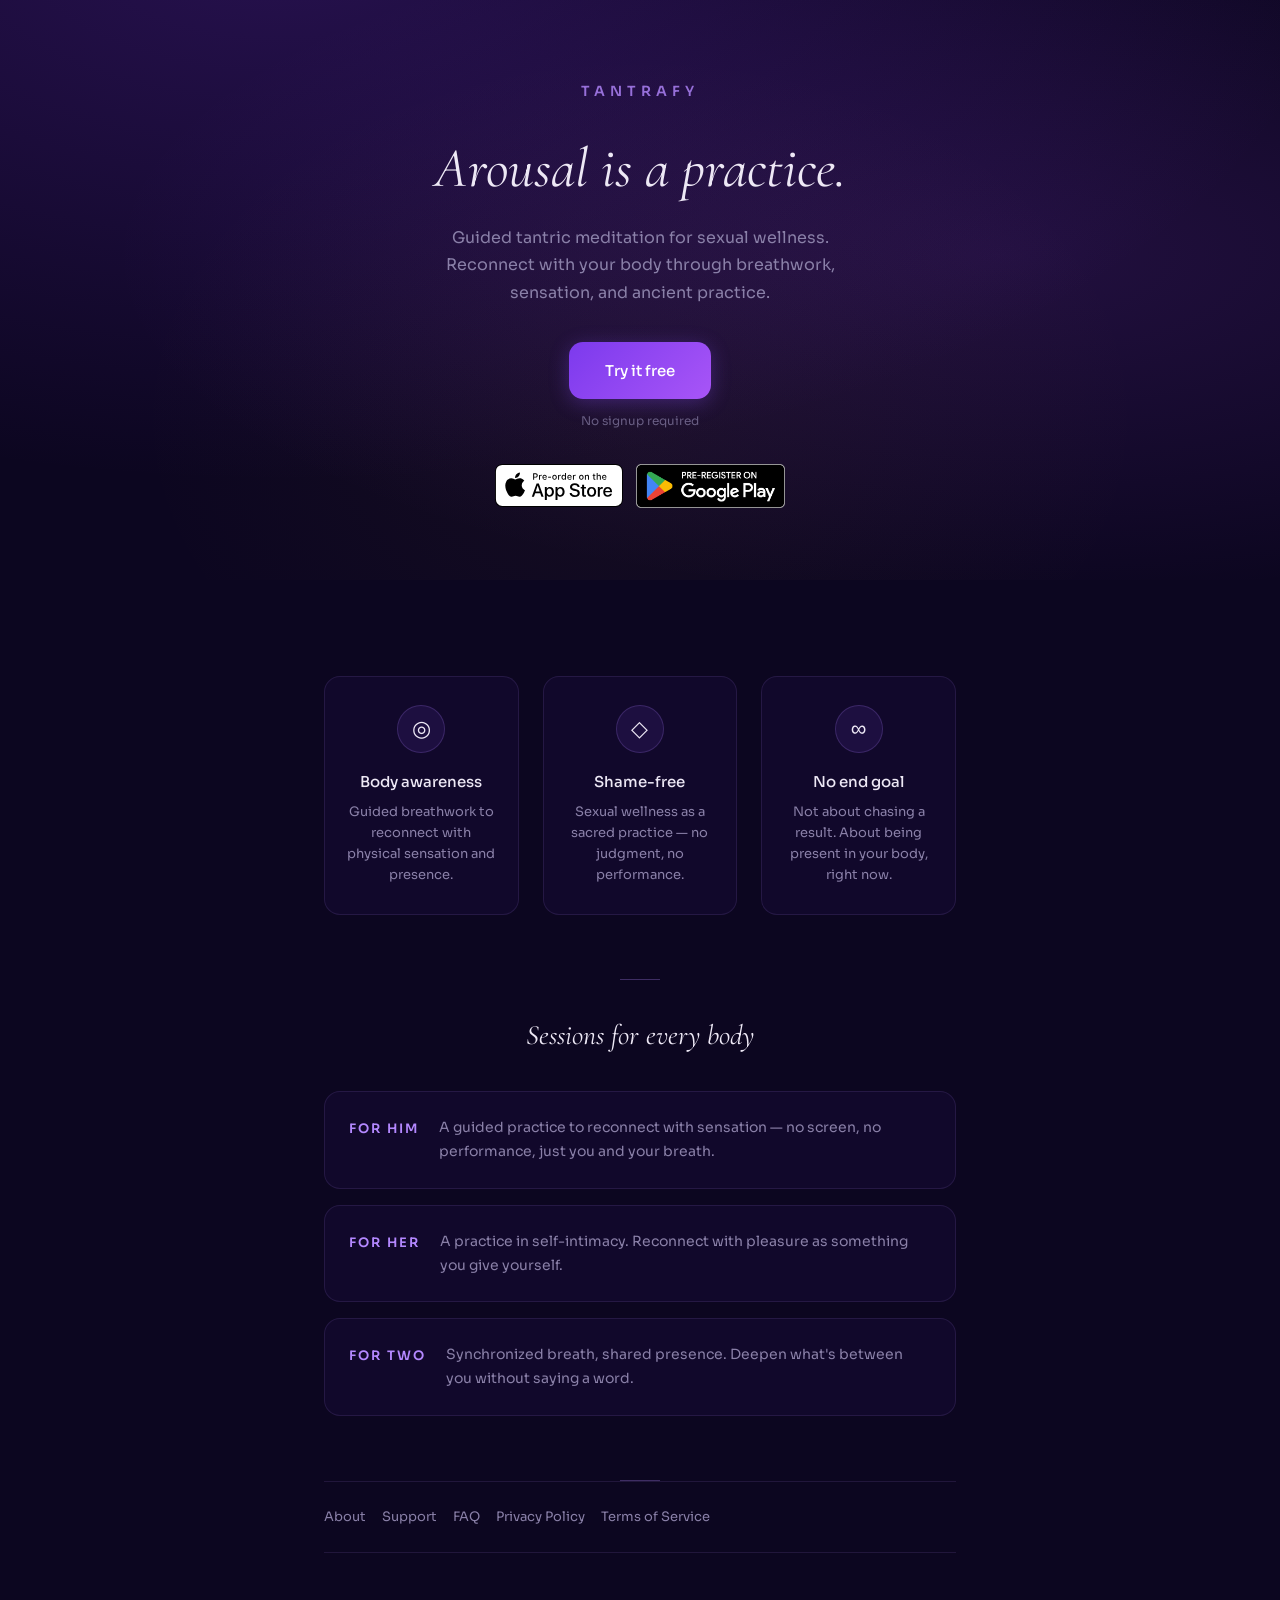
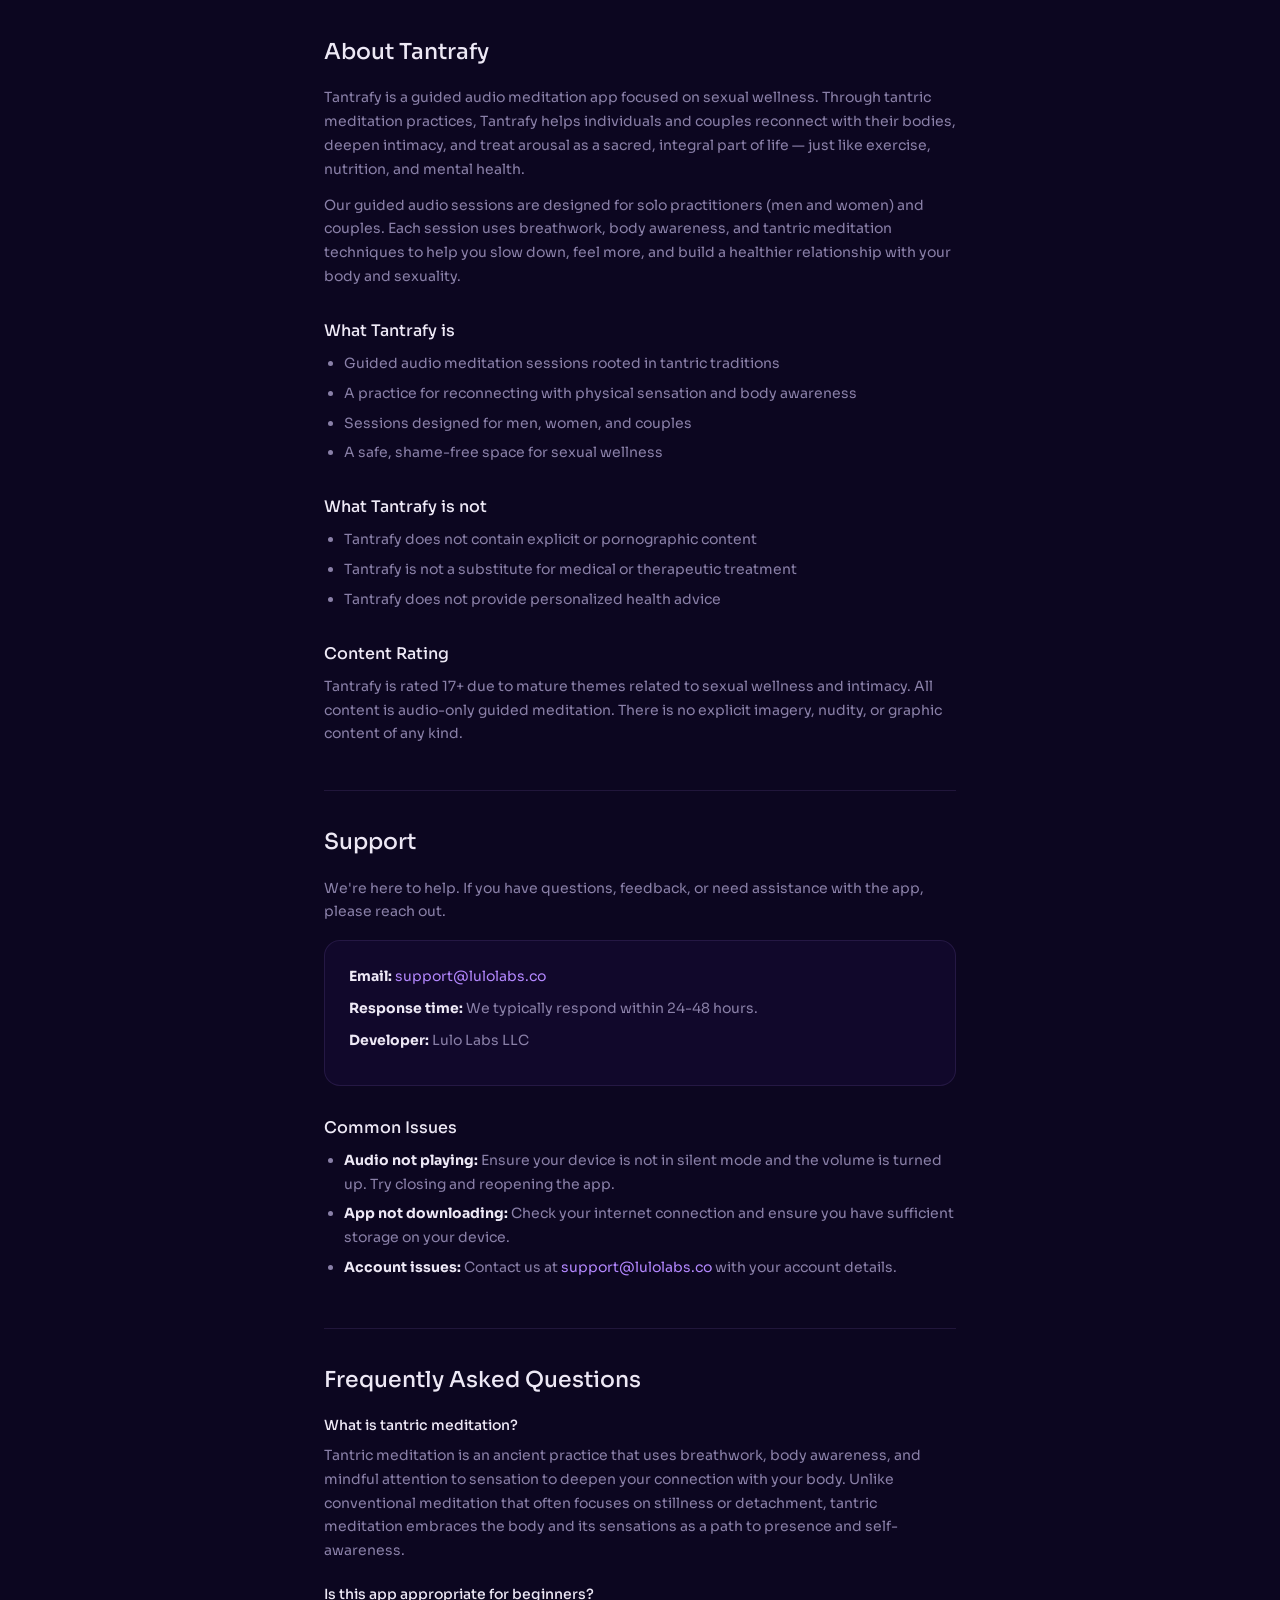
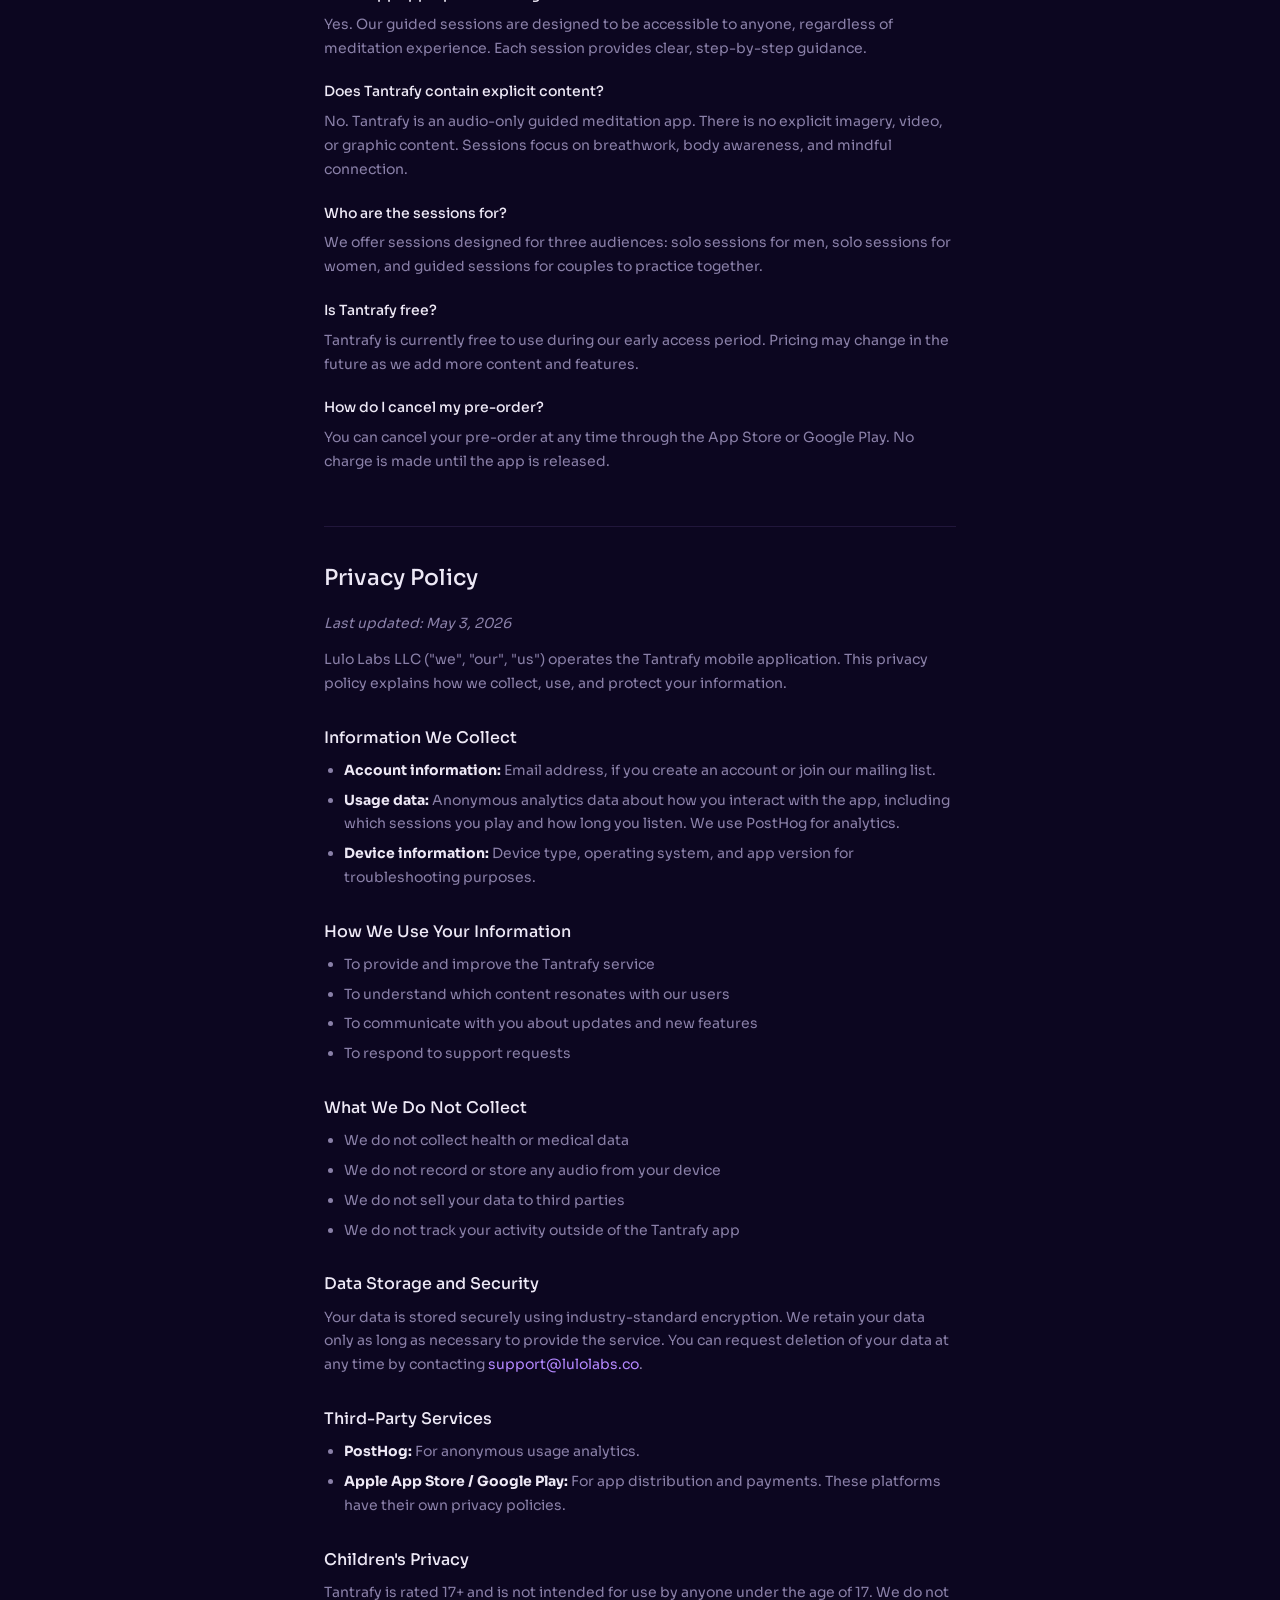
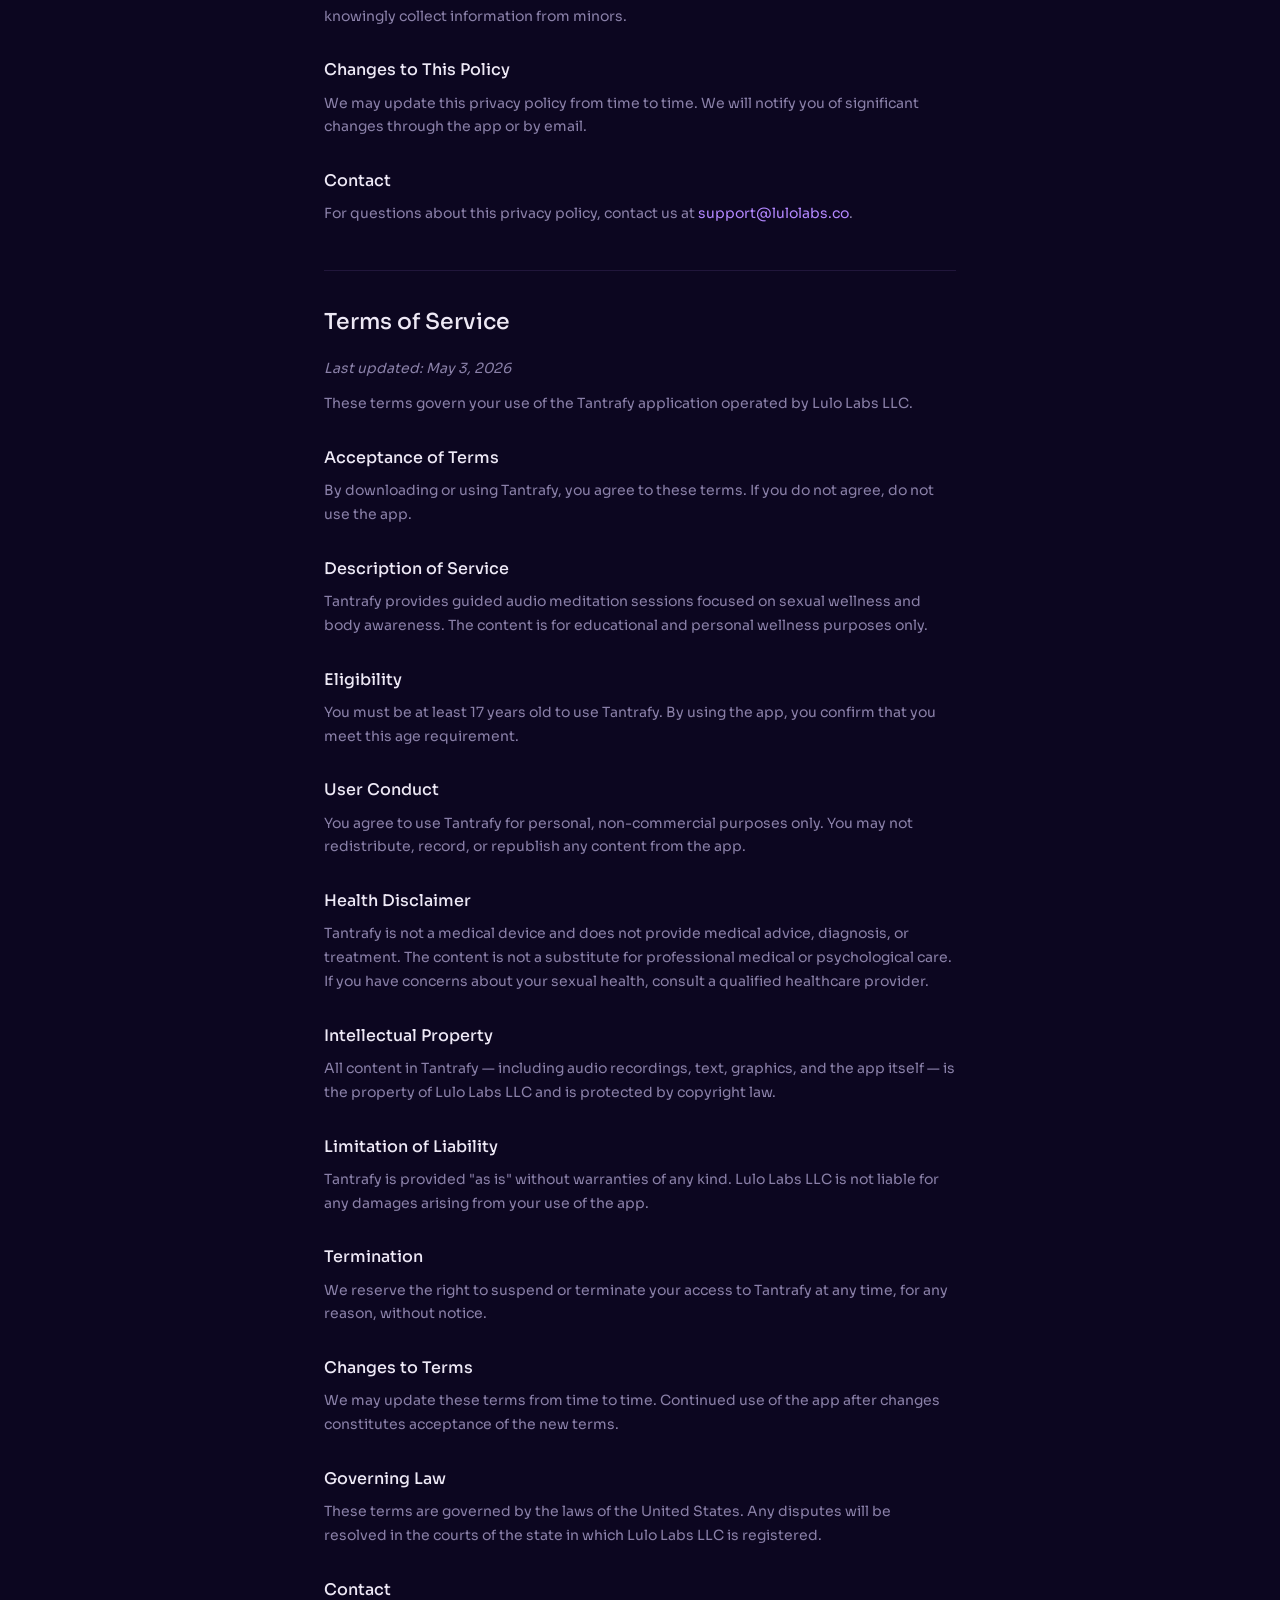
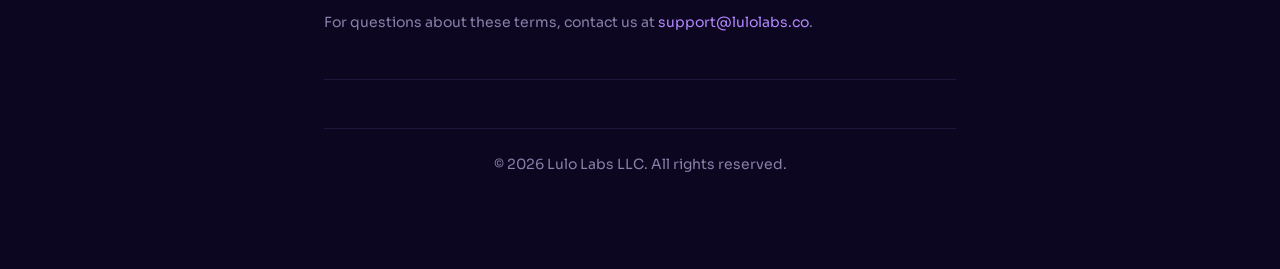
<file: tantrafy-marketing.html>
<!DOCTYPE html>
<html lang="en">
<head>
<meta charset="UTF-8">
<meta name="viewport" content="width=device-width, initial-scale=1.0">
<title>Tantrafy — Tantric Meditation for Sexual Wellness</title>
<meta name="description" content="Guided tantric meditation for sexual wellness. Reconnect with your body through breathwork and ancient practice. Free to try, no signup required.">
<link rel="icon" type="image/png" href="favicon.png">
<link href="https://fonts.googleapis.com/css2?family=Cormorant+Garamond:ital,wght@0,400;0,500;0,600;1,400&family=Sora:wght@300;400;500;600&display=swap" rel="stylesheet">
<style>
  * { margin: 0; padding: 0; box-sizing: border-box; }
  :root {
    --bg: #0c0620;
    --bg-card: rgba(60, 30, 120, 0.12);
    --border: rgba(180, 136, 255, 0.12);
    --text: #ede8f5;
    --text-muted: #8a80a8;
    --accent: #b488ff;
  }
  body {
    background: var(--bg);
    color: var(--text);
    font-family: 'Sora', sans-serif;
    line-height: 1.7;
    min-height: 100vh;
    overflow-x: hidden;
  }

  /* ── Hero ── */
  .hero {
    position: relative;
    padding: 80px 24px 64px;
    text-align: center;
    overflow: hidden;
  }
  .hero-bg {
    position: absolute;
    inset: 0;
    z-index: 0;
  }
  .hero-bg::before {
    content: '';
    position: absolute;
    top: -40%; left: -20%;
    width: 140%; height: 140%;
    background: radial-gradient(ellipse at 30% 20%, rgba(120, 50, 220, 0.25) 0%, transparent 60%),
                radial-gradient(ellipse at 70% 60%, rgba(160, 70, 240, 0.15) 0%, transparent 50%),
                radial-gradient(ellipse at 50% 80%, rgba(200, 150, 60, 0.05) 0%, transparent 40%);
  }
  .hero-content {
    position: relative;
    z-index: 1;
    max-width: 600px;
    margin: 0 auto;
  }
  .hero-wordmark {
    font-size: 14px;
    letter-spacing: 5px;
    color: var(--accent);
    font-weight: 600;
    text-transform: uppercase;
    margin-bottom: 32px;
    opacity: 0.8;
  }
  .hero-headline {
    font-family: 'Cormorant Garamond', serif;
    font-size: clamp(36px, 7vw, 56px);
    font-weight: 400;
    line-height: 1.15;
    margin-bottom: 24px;
    color: var(--text);
    font-style: italic;
  }
  .hero-sub {
    font-size: 16px;
    color: var(--text-muted);
    max-width: 440px;
    margin: 0 auto 36px;
    line-height: 1.7;
  }
  .hero-cta {
    display: inline-block;
    padding: 16px 36px;
    border-radius: 14px;
    background: linear-gradient(135deg, #7c3aed, #a855f7);
    color: white;
    font-size: 15px;
    font-weight: 500;
    text-decoration: none;
    font-family: 'Sora', sans-serif;
    transition: all 0.2s;
    box-shadow: 0 4px 20px rgba(140, 80, 255, 0.3);
  }
  .hero-cta:hover { transform: translateY(-2px); box-shadow: 0 6px 30px rgba(140, 80, 255, 0.4); text-decoration: none; }
  .hero-note {
    font-size: 12px;
    color: var(--text-muted);
    margin-top: 12px;
    opacity: 0.7;
  }
  .hero-badges {
    display: flex;
    justify-content: center;
    gap: 12px;
    margin-top: 32px;
    flex-wrap: wrap;
  }
  .hero-badges img { height: 44px; transition: opacity 0.2s; }
  .hero-badges a:hover img { opacity: 0.85; }

  /* ── Value Props ── */
  .value-section {
    max-width: 680px;
    margin: 0 auto;
    padding: 64px 24px;
  }
  .value-grid {
    display: grid;
    grid-template-columns: 1fr 1fr 1fr;
    gap: 24px;
    margin-top: 32px;
  }
  @media (max-width: 600px) {
    .value-grid { grid-template-columns: 1fr; }
  }
  .value-card {
    background: var(--bg-card);
    border: 1px solid var(--border);
    border-radius: 16px;
    padding: 28px 20px;
    text-align: center;
  }
  .value-icon {
    width: 48px;
    height: 48px;
    border-radius: 50%;
    background: rgba(140, 80, 255, 0.1);
    border: 1px solid rgba(180, 136, 255, 0.2);
    display: flex;
    align-items: center;
    justify-content: center;
    margin: 0 auto 16px;
    font-size: 22px;
  }
  .value-title {
    font-size: 15px;
    font-weight: 500;
    margin-bottom: 8px;
  }
  .value-desc {
    font-size: 13px;
    color: var(--text-muted);
    line-height: 1.6;
  }

  /* ── Audience ── */
  .audience-section {
    max-width: 680px;
    margin: 0 auto;
    padding: 32px 24px 64px;
  }
  .audience-header {
    font-family: 'Cormorant Garamond', serif;
    font-size: 28px;
    font-weight: 400;
    text-align: center;
    margin-bottom: 32px;
    font-style: italic;
  }
  .audience-cards {
    display: flex;
    flex-direction: column;
    gap: 16px;
  }
  .audience-card {
    background: var(--bg-card);
    border: 1px solid var(--border);
    border-radius: 16px;
    padding: 24px;
    display: flex;
    gap: 20px;
    align-items: flex-start;
  }
  @media (max-width: 500px) {
    .audience-card { flex-direction: column; }
  }
  .audience-label {
    font-size: 13px;
    font-weight: 600;
    color: var(--accent);
    letter-spacing: 2px;
    text-transform: uppercase;
    white-space: nowrap;
    padding-top: 2px;
  }
  .audience-text {
    font-size: 14px;
    color: var(--text-muted);
    line-height: 1.7;
  }

  /* ── Divider ── */
  .divider {
    width: 40px;
    height: 1px;
    background: var(--accent);
    margin: 0 auto;
    opacity: 0.3;
  }

  /* ── Container for legal sections ── */
  .container {
    max-width: 680px;
    margin: 0 auto;
    padding: 0 24px 80px;
  }
  nav {
    display: flex;
    flex-wrap: wrap;
    gap: 6px 16px;
    margin-bottom: 48px;
    padding: 24px 0;
    border-top: 1px solid var(--border);
    border-bottom: 1px solid var(--border);
  }
  nav a {
    color: var(--text-muted);
    text-decoration: none;
    font-size: 13px;
    transition: color 0.2s;
  }
  nav a:hover { color: var(--accent); }
  h2 {
    font-size: 22px;
    font-weight: 500;
    margin: 48px 0 16px;
    color: var(--text);
  }
  h2:first-of-type { margin-top: 0; }
  h3 {
    font-size: 16px;
    font-weight: 500;
    margin: 28px 0 8px;
    color: var(--text);
  }
  p, li {
    font-size: 14px;
    color: var(--text-muted);
    margin-bottom: 12px;
  }
  ul { padding-left: 20px; margin-bottom: 16px; }
  li { margin-bottom: 6px; }
  a { color: var(--accent); text-decoration: none; }
  a:hover { text-decoration: underline; }
  .section {
    padding: 32px 0;
    border-bottom: 1px solid var(--border);
  }
  .section:last-child { border-bottom: none; }
  .faq-item { margin-bottom: 20px; }
  .faq-q { font-size: 14px; font-weight: 500; color: var(--text); margin-bottom: 6px; }
  .faq-a { font-size: 14px; color: var(--text-muted); }
  .contact-box {
    background: var(--bg-card);
    border: 1px solid var(--border);
    border-radius: 16px;
    padding: 24px;
    margin-top: 16px;
  }
  .contact-box p { margin-bottom: 8px; }
  .footer {
    margin-top: 48px;
    padding-top: 24px;
    border-top: 1px solid var(--border);
    font-size: 12px;
    color: var(--text-muted);
    text-align: center;
  }
</style>
</head>
<body>

<!-- ═══ HERO ═══ -->
<div class="hero">
  <div class="hero-bg"></div>
  <div class="hero-content">
    <div class="hero-wordmark">Tantrafy</div>
    <h1 class="hero-headline">Arousal is a practice.</h1>
    <p class="hero-sub">Guided tantric meditation for sexual wellness. Reconnect with your body through breathwork, sensation, and ancient practice.</p>
    <a href="Tantrafy Landing Page.html" class="hero-cta">Try it free</a>
    <div class="hero-note">No signup required</div>
    <div class="hero-badges">
      <a href="https://apps.apple.com/app/YOUR_APP_ID" target="_blank"><img src="app-store-badge.svg" alt="Pre-order on the App Store"></a>
      <a href="https://play.google.com/store/apps/details?id=YOUR_APP_ID" target="_blank"><img src="google-play-badge.png" alt="Pre-register on Google Play"></a>
    </div>
  </div>
</div>

<!-- ═══ VALUE PROPS ═══ -->
<div class="value-section">
  <div class="value-grid">
    <div class="value-card">
      <div class="value-icon">◎</div>
      <div class="value-title">Body awareness</div>
      <div class="value-desc">Guided breathwork to reconnect with physical sensation and presence.</div>
    </div>
    <div class="value-card">
      <div class="value-icon">◇</div>
      <div class="value-title">Shame-free</div>
      <div class="value-desc">Sexual wellness as a sacred practice — no judgment, no performance.</div>
    </div>
    <div class="value-card">
      <div class="value-icon">∞</div>
      <div class="value-title">No end goal</div>
      <div class="value-desc">Not about chasing a result. About being present in your body, right now.</div>
    </div>
  </div>
</div>

<div class="divider"></div>

<!-- ═══ AUDIENCES ═══ -->
<div class="audience-section">
  <div class="audience-header">Sessions for every body</div>
  <div class="audience-cards">
    <div class="audience-card">
      <div class="audience-label">For Him</div>
      <div class="audience-text">A guided practice to reconnect with sensation — no screen, no performance, just you and your breath.</div>
    </div>
    <div class="audience-card">
      <div class="audience-label">For Her</div>
      <div class="audience-text">A practice in self-intimacy. Reconnect with pleasure as something you give yourself.</div>
    </div>
    <div class="audience-card">
      <div class="audience-label">For Two</div>
      <div class="audience-text">Synchronized breath, shared presence. Deepen what's between you without saying a word.</div>
    </div>
  </div>
</div>

<div class="divider"></div>

<!-- ═══ LEGAL / SUPPORT SECTIONS ═══ -->
<div class="container">

  <nav>
    <a href="#about">About</a>
    <a href="#support">Support</a>
    <a href="#faq">FAQ</a>
    <a href="#privacy">Privacy Policy</a>
    <a href="#terms">Terms of Service</a>
  </nav>

  <div class="section" id="about">
    <h2>About Tantrafy</h2>
    <p>Tantrafy is a guided audio meditation app focused on sexual wellness. Through tantric meditation practices, Tantrafy helps individuals and couples reconnect with their bodies, deepen intimacy, and treat arousal as a sacred, integral part of life — just like exercise, nutrition, and mental health.</p>
    <p>Our guided audio sessions are designed for solo practitioners (men and women) and couples. Each session uses breathwork, body awareness, and tantric meditation techniques to help you slow down, feel more, and build a healthier relationship with your body and sexuality.</p>

    <h3>What Tantrafy is</h3>
    <ul>
      <li>Guided audio meditation sessions rooted in tantric traditions</li>
      <li>A practice for reconnecting with physical sensation and body awareness</li>
      <li>Sessions designed for men, women, and couples</li>
      <li>A safe, shame-free space for sexual wellness</li>
    </ul>

    <h3>What Tantrafy is not</h3>
    <ul>
      <li>Tantrafy does not contain explicit or pornographic content</li>
      <li>Tantrafy is not a substitute for medical or therapeutic treatment</li>
      <li>Tantrafy does not provide personalized health advice</li>
    </ul>

    <h3>Content Rating</h3>
    <p>Tantrafy is rated 17+ due to mature themes related to sexual wellness and intimacy. All content is audio-only guided meditation. There is no explicit imagery, nudity, or graphic content of any kind.</p>
  </div>

  <div class="section" id="support">
    <h2>Support</h2>
    <p>We're here to help. If you have questions, feedback, or need assistance with the app, please reach out.</p>

    <div class="contact-box">
      <p><strong style="color: var(--text)">Email:</strong> <a href="mailto:support@lulolabs.co">support@lulolabs.co</a></p>
      <p><strong style="color: var(--text)">Response time:</strong> We typically respond within 24-48 hours.</p>
      <p><strong style="color: var(--text)">Developer:</strong> Lulo Labs LLC</p>
    </div>

    <h3>Common Issues</h3>
    <ul>
      <li><strong style="color: var(--text)">Audio not playing:</strong> Ensure your device is not in silent mode and the volume is turned up. Try closing and reopening the app.</li>
      <li><strong style="color: var(--text)">App not downloading:</strong> Check your internet connection and ensure you have sufficient storage on your device.</li>
      <li><strong style="color: var(--text)">Account issues:</strong> Contact us at <a href="mailto:support@lulolabs.co">support@lulolabs.co</a> with your account details.</li>
    </ul>
  </div>

  <div class="section" id="faq">
    <h2>Frequently Asked Questions</h2>

    <div class="faq-item">
      <div class="faq-q">What is tantric meditation?</div>
      <div class="faq-a">Tantric meditation is an ancient practice that uses breathwork, body awareness, and mindful attention to sensation to deepen your connection with your body. Unlike conventional meditation that often focuses on stillness or detachment, tantric meditation embraces the body and its sensations as a path to presence and self-awareness.</div>
    </div>
    <div class="faq-item">
      <div class="faq-q">Is this app appropriate for beginners?</div>
      <div class="faq-a">Yes. Our guided sessions are designed to be accessible to anyone, regardless of meditation experience. Each session provides clear, step-by-step guidance.</div>
    </div>
    <div class="faq-item">
      <div class="faq-q">Does Tantrafy contain explicit content?</div>
      <div class="faq-a">No. Tantrafy is an audio-only guided meditation app. There is no explicit imagery, video, or graphic content. Sessions focus on breathwork, body awareness, and mindful connection.</div>
    </div>
    <div class="faq-item">
      <div class="faq-q">Who are the sessions for?</div>
      <div class="faq-a">We offer sessions designed for three audiences: solo sessions for men, solo sessions for women, and guided sessions for couples to practice together.</div>
    </div>
    <div class="faq-item">
      <div class="faq-q">Is Tantrafy free?</div>
      <div class="faq-a">Tantrafy is currently free to use during our early access period. Pricing may change in the future as we add more content and features.</div>
    </div>
    <div class="faq-item">
      <div class="faq-q">How do I cancel my pre-order?</div>
      <div class="faq-a">You can cancel your pre-order at any time through the App Store or Google Play. No charge is made until the app is released.</div>
    </div>
  </div>

  <div class="section" id="privacy">
    <h2>Privacy Policy</h2>
    <p><em>Last updated: May 3, 2026</em></p>
    <p>Lulo Labs LLC ("we", "our", "us") operates the Tantrafy mobile application. This privacy policy explains how we collect, use, and protect your information.</p>

    <h3>Information We Collect</h3>
    <ul>
      <li><strong style="color: var(--text)">Account information:</strong> Email address, if you create an account or join our mailing list.</li>
      <li><strong style="color: var(--text)">Usage data:</strong> Anonymous analytics data about how you interact with the app, including which sessions you play and how long you listen. We use PostHog for analytics.</li>
      <li><strong style="color: var(--text)">Device information:</strong> Device type, operating system, and app version for troubleshooting purposes.</li>
    </ul>

    <h3>How We Use Your Information</h3>
    <ul>
      <li>To provide and improve the Tantrafy service</li>
      <li>To understand which content resonates with our users</li>
      <li>To communicate with you about updates and new features</li>
      <li>To respond to support requests</li>
    </ul>

    <h3>What We Do Not Collect</h3>
    <ul>
      <li>We do not collect health or medical data</li>
      <li>We do not record or store any audio from your device</li>
      <li>We do not sell your data to third parties</li>
      <li>We do not track your activity outside of the Tantrafy app</li>
    </ul>

    <h3>Data Storage and Security</h3>
    <p>Your data is stored securely using industry-standard encryption. We retain your data only as long as necessary to provide the service. You can request deletion of your data at any time by contacting <a href="mailto:support@lulolabs.co">support@lulolabs.co</a>.</p>

    <h3>Third-Party Services</h3>
    <ul>
      <li><strong style="color: var(--text)">PostHog:</strong> For anonymous usage analytics.</li>
      <li><strong style="color: var(--text)">Apple App Store / Google Play:</strong> For app distribution and payments. These platforms have their own privacy policies.</li>
    </ul>

    <h3>Children's Privacy</h3>
    <p>Tantrafy is rated 17+ and is not intended for use by anyone under the age of 17. We do not knowingly collect information from minors.</p>

    <h3>Changes to This Policy</h3>
    <p>We may update this privacy policy from time to time. We will notify you of significant changes through the app or by email.</p>

    <h3>Contact</h3>
    <p>For questions about this privacy policy, contact us at <a href="mailto:support@lulolabs.co">support@lulolabs.co</a>.</p>
  </div>

  <div class="section" id="terms">
    <h2>Terms of Service</h2>
    <p><em>Last updated: May 3, 2026</em></p>
    <p>These terms govern your use of the Tantrafy application operated by Lulo Labs LLC.</p>

    <h3>Acceptance of Terms</h3>
    <p>By downloading or using Tantrafy, you agree to these terms. If you do not agree, do not use the app.</p>

    <h3>Description of Service</h3>
    <p>Tantrafy provides guided audio meditation sessions focused on sexual wellness and body awareness. The content is for educational and personal wellness purposes only.</p>

    <h3>Eligibility</h3>
    <p>You must be at least 17 years old to use Tantrafy. By using the app, you confirm that you meet this age requirement.</p>

    <h3>User Conduct</h3>
    <p>You agree to use Tantrafy for personal, non-commercial purposes only. You may not redistribute, record, or republish any content from the app.</p>

    <h3>Health Disclaimer</h3>
    <p>Tantrafy is not a medical device and does not provide medical advice, diagnosis, or treatment. The content is not a substitute for professional medical or psychological care. If you have concerns about your sexual health, consult a qualified healthcare provider.</p>

    <h3>Intellectual Property</h3>
    <p>All content in Tantrafy — including audio recordings, text, graphics, and the app itself — is the property of Lulo Labs LLC and is protected by copyright law.</p>

    <h3>Limitation of Liability</h3>
    <p>Tantrafy is provided "as is" without warranties of any kind. Lulo Labs LLC is not liable for any damages arising from your use of the app.</p>

    <h3>Termination</h3>
    <p>We reserve the right to suspend or terminate your access to Tantrafy at any time, for any reason, without notice.</p>

    <h3>Changes to Terms</h3>
    <p>We may update these terms from time to time. Continued use of the app after changes constitutes acceptance of the new terms.</p>

    <h3>Governing Law</h3>
    <p>These terms are governed by the laws of the United States. Any disputes will be resolved in the courts of the state in which Lulo Labs LLC is registered.</p>

    <h3>Contact</h3>
    <p>For questions about these terms, contact us at <a href="mailto:support@lulolabs.co">support@lulolabs.co</a>.</p>
  </div>

  <div class="footer">
    <p>&copy; 2026 Lulo Labs LLC. All rights reserved.</p>
  </div>

</div>
</body>
</html>
</file>
